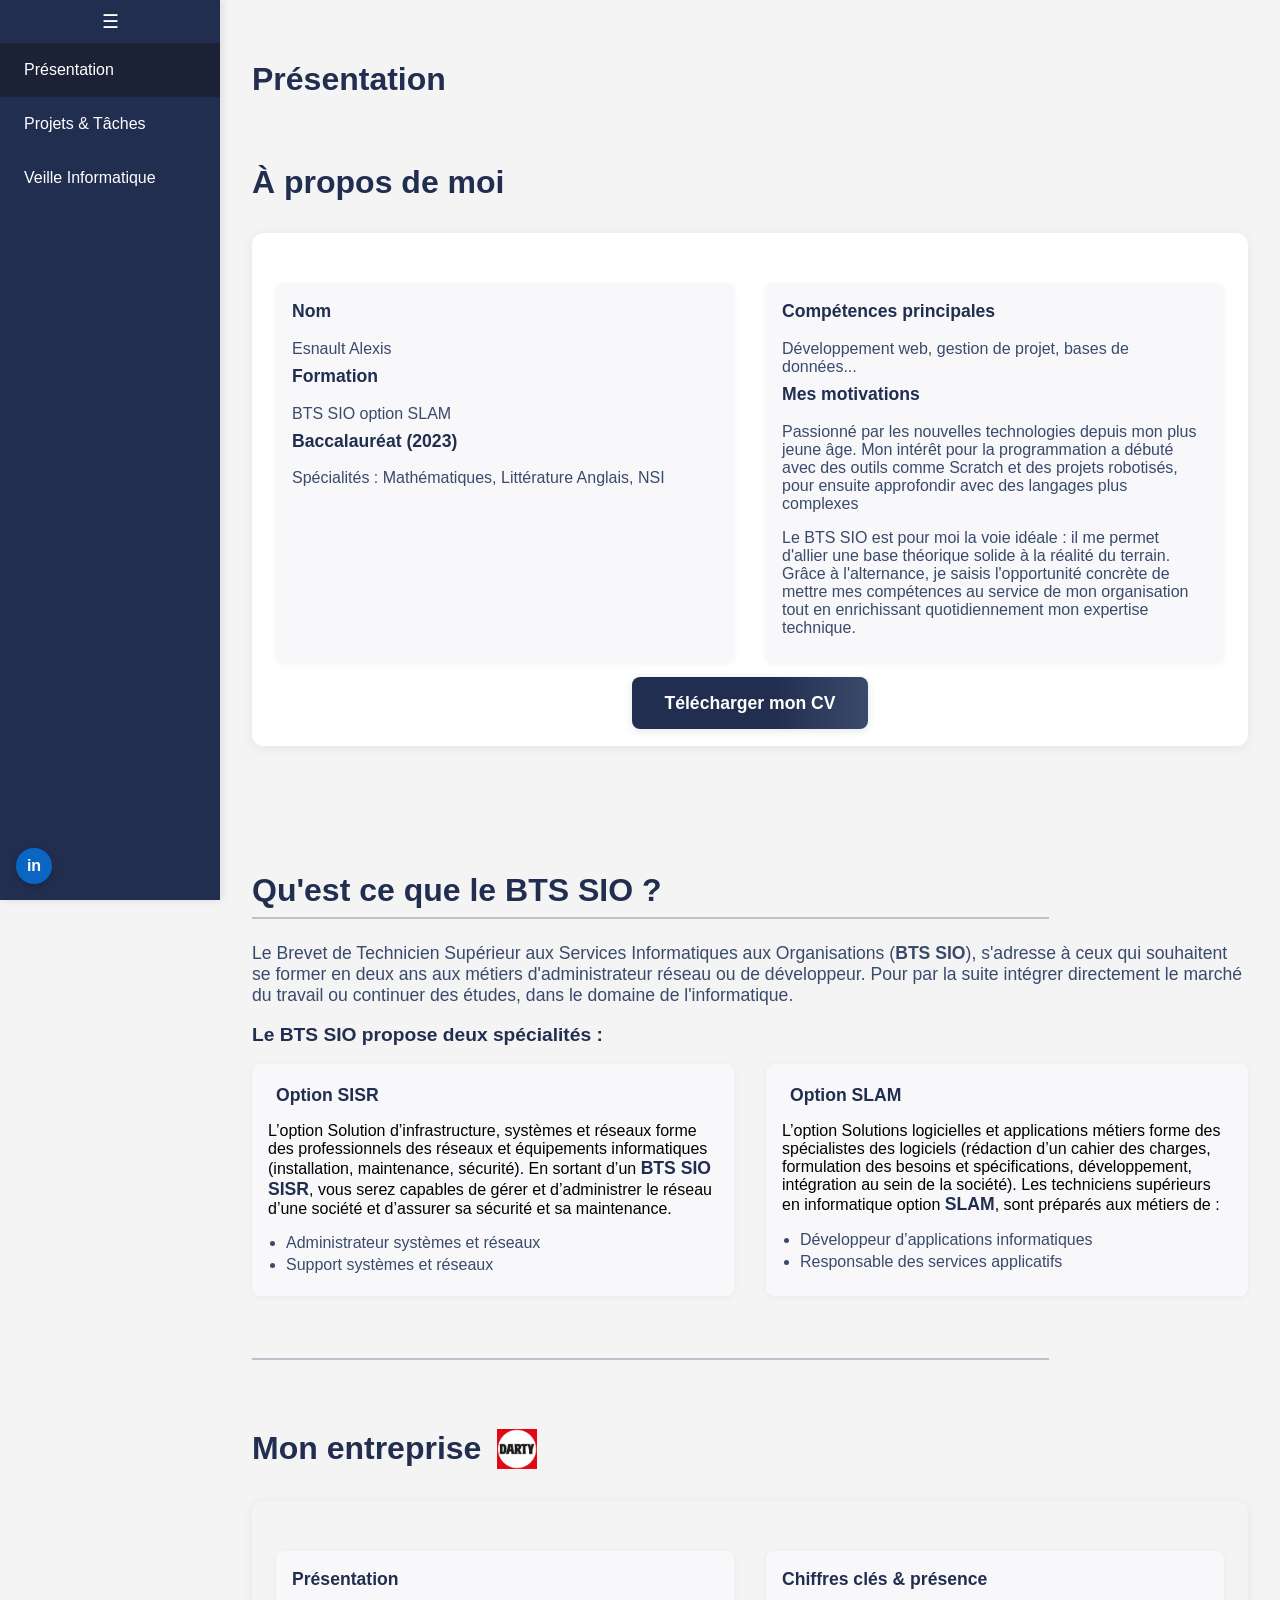
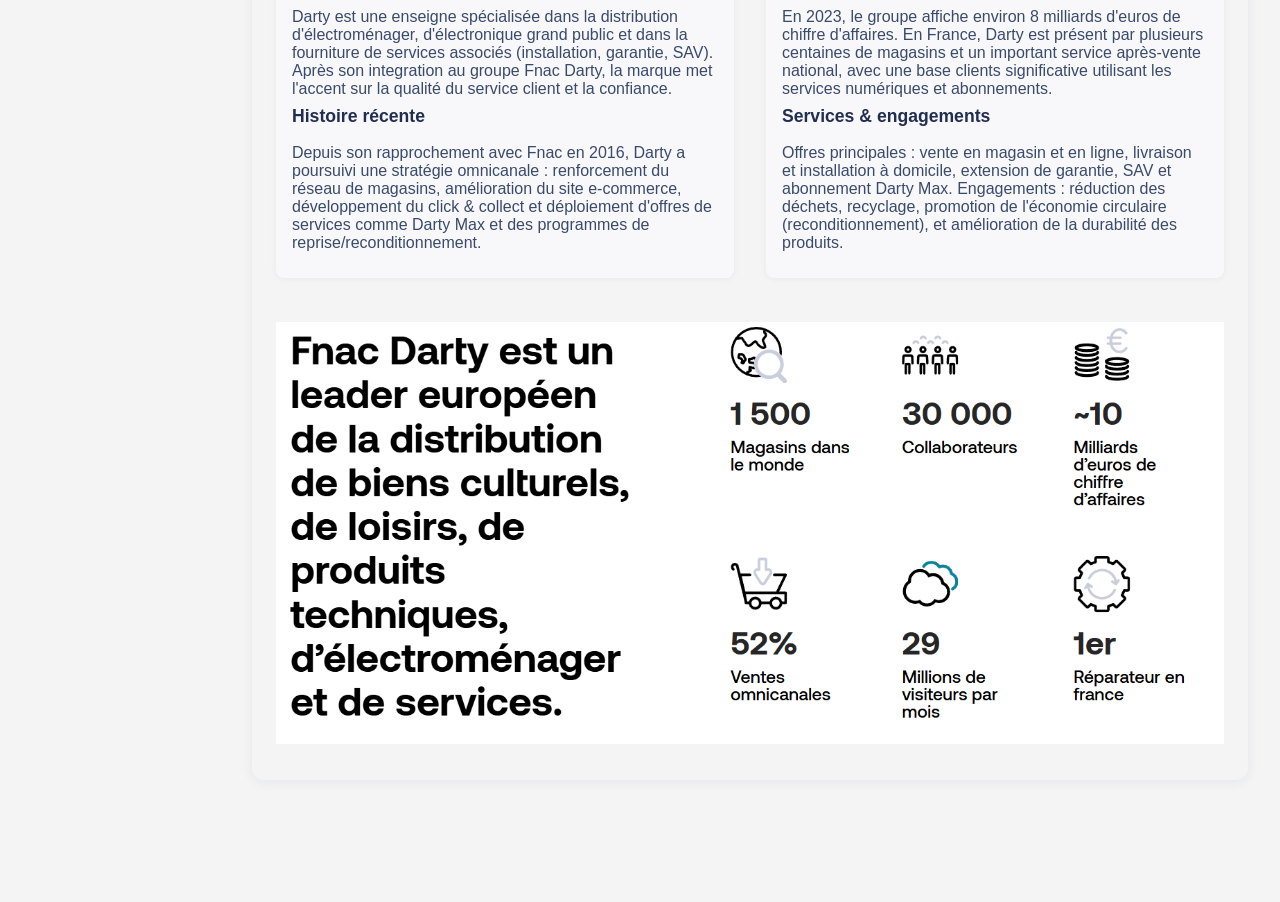
<file: index.html>
<!DOCTYPE html>
<html lang="fr">
<head>
    <meta charset="UTF-8">
    <meta name="viewport" content="width=device-width, initial-scale=1.0">
    <title>Portfolio BTS SIO - Accueil</title>
    <link rel="stylesheet" href="assets/style.css">
    <script src="assets/script.js" defer></script>
</head>
<body>
    <aside class="sidebar" id="sidebar">
        <button id="toggle-sidebar" aria-label="Replier la barre latérale" style="background:#222e50;color:#fff;border:none;padding:10px;width:100%;font-size:1.2em;cursor:pointer;">☰</button>
        <nav>
            <ul>
                <li><a href="index.html">Présentation</a></li>
                <li><a href="projets.html">Projets & Tâches</a></li>
                <li><a href="veille.html">Veille Informatique</a></li>
            </ul>
        </nav>
        <a class="linkedin-link" href="https://www.linkedin.com/in/alexis-esnault-751156297/" target="_blank" rel="noopener noreferrer" aria-label="LinkedIn">
            <span>in</span>
        </a>
    </aside>
    <main class="content">
        <h1>Présentation</h1>
        <section>
            <div class="info-block">
                <h2 class="presentation-title">À propos de moi</h2>
                <div class="presentation-block">
                    <div class="presentation-columns">
                        <div class="presentation-col">
                            <h3>Nom</h3>
                            <p>Esnault Alexis</p>
                            <h3>Formation</h3>
                            <p>BTS SIO option SLAM</p>
                            <h3>Baccalauréat (2023) </h3>
                            <p>Spécialités : Mathématiques, Littérature Anglais, NSI</p>
                        </div>
                        <div class="presentation-col">
                            <h3>Compétences principales</h3>
                            <p>Développement web, gestion de projet, bases de données...</p>
                            <h3>Mes motivations</h3>
                            <p>Passionné par les nouvelles technologies depuis mon plus jeune âge. Mon intérêt pour la programmation a débuté avec des outils comme Scratch et des projets robotisés, pour ensuite approfondir avec des langages plus complexes</p>
                            <p>Le BTS SIO est pour moi la voie idéale : il me permet d'allier une base théorique solide à la réalité du terrain. Grâce à l'alternance, je saisis l'opportunité concrète de mettre mes compétences au service de mon organisation tout en enrichissant quotidiennement mon expertise technique.</p>
                        </div>
                    </div>
                    <div style="text-align:center; margin-top:18px;">
                        <a href="assets/CV_Alexis Esnault_bts.pdf" download class="accueil-btn">Télécharger mon CV</a>
                    </div>
                        </div>
                    </div>
                </div>
            </div>
            <div class="info-block">
                <h2 class="bts-title">Qu'est ce que le BTS SIO ?</h2>
                <hr class="section-separator">
                <p class="bts-desc">Le Brevet de Technicien Supérieur aux Services Informatiques aux Organisations (<strong>BTS SIO</strong>), s'adresse à ceux qui souhaitent se former en deux ans aux métiers d'administrateur réseau ou de développeur. Pour par la suite intégrer directement le marché du travail ou continuer des études, dans le domaine de l'informatique.</p>
                <h3 class="bts-subtitle">Le BTS SIO propose deux spécialités :</h3>
                <div class="bts-options">
                    <div class="bts-option">
                        <span class="bts-icon"></span>
                        <strong>Option SISR</strong>
                        <p>L’option Solution d’infrastructure, systèmes et réseaux forme des professionnels des réseaux et équipements informatiques (installation, maintenance, sécurité). En sortant d’un <strong>BTS SIO SISR</strong>, vous serez capables de gérer et d’administrer le réseau d’une société et d’assurer sa sécurité et sa maintenance.</p>
                        <ul>
                            <li>Administrateur systèmes et réseaux</li>
                            <li>Support systèmes et réseaux</li>
                

                        </ul>
                    </div>
                    <div class="bts-option">
                        <span class="bts-icon"></span>
                        <strong>Option SLAM</strong>
                        <p>L’option Solutions logicielles et applications métiers forme des spécialistes des logiciels (rédaction d’un cahier des charges, formulation des besoins et spécifications, développement, intégration au sein de la société). Les techniciens supérieurs en informatique option <strong>SLAM</strong>, sont préparés aux métiers de :</p>
                        <ul>
                            <li>Développeur d’applications informatiques</li>
                            <li>Responsable des services applicatifs</li>
                        </ul>
                    </div>
                </div>
            </div>
            <hr class="section-separator">
            <div class="info-block">
                <h2 class="entreprise-title" style="display: flex; align-items: center; gap: 16px;">Mon entreprise <span id="darty-logo"><img src="assets/darty-logo.png" alt="Logo Darty" style="height: 40px; vertical-align: middle;"></span></h2>
                <div class="entreprise-block">
                    <div class="entreprise-columns">
                        <div class="entreprise-col">
                            <h3>Présentation</h3>
                            <p>Darty est une enseigne spécialisée dans la distribution d'électroménager, d'électronique grand public et dans la fourniture de services associés (installation, garantie, SAV). Après son integration au groupe Fnac Darty, la marque met l'accent sur la qualité du service client et la confiance.</p>

                            <h3>Histoire récente</h3>
                            <p>Depuis son rapprochement avec Fnac en 2016, Darty a poursuivi une stratégie omnicanale : renforcement du réseau de magasins, amélioration du site e‑commerce, développement du click & collect et déploiement d'offres de services comme Darty Max et des programmes de reprise/reconditionnement.</p>
                        </div>
                        <div class="entreprise-col">
                            <h3>Chiffres clés & présence</h3>
                            <p>En 2023, le groupe affiche environ 8 milliards d'euros de chiffre d'affaires. En France, Darty est présent par plusieurs centaines de magasins et un important service après‑vente national, avec une base clients significative utilisant les services numériques et abonnements.</p>

                            <h3>Services & engagements</h3>
                            <p>Offres principales : vente en magasin et en ligne, livraison et installation à domicile, extension de garantie, SAV et abonnement Darty Max. Engagements : réduction des déchets, recyclage, promotion de l'économie circulaire (reconditionnement), et amélioration de la durabilité des produits.</p>

                            </div>
                    </div>
                    <div style="text-align:center; margin-top:32px;">
                        <img src="assets/dartyinfo.png" alt="Infographie Darty" style="max-width:100%; height:auto;">
                    </div>
                </div>
            </div>
<body
</file>
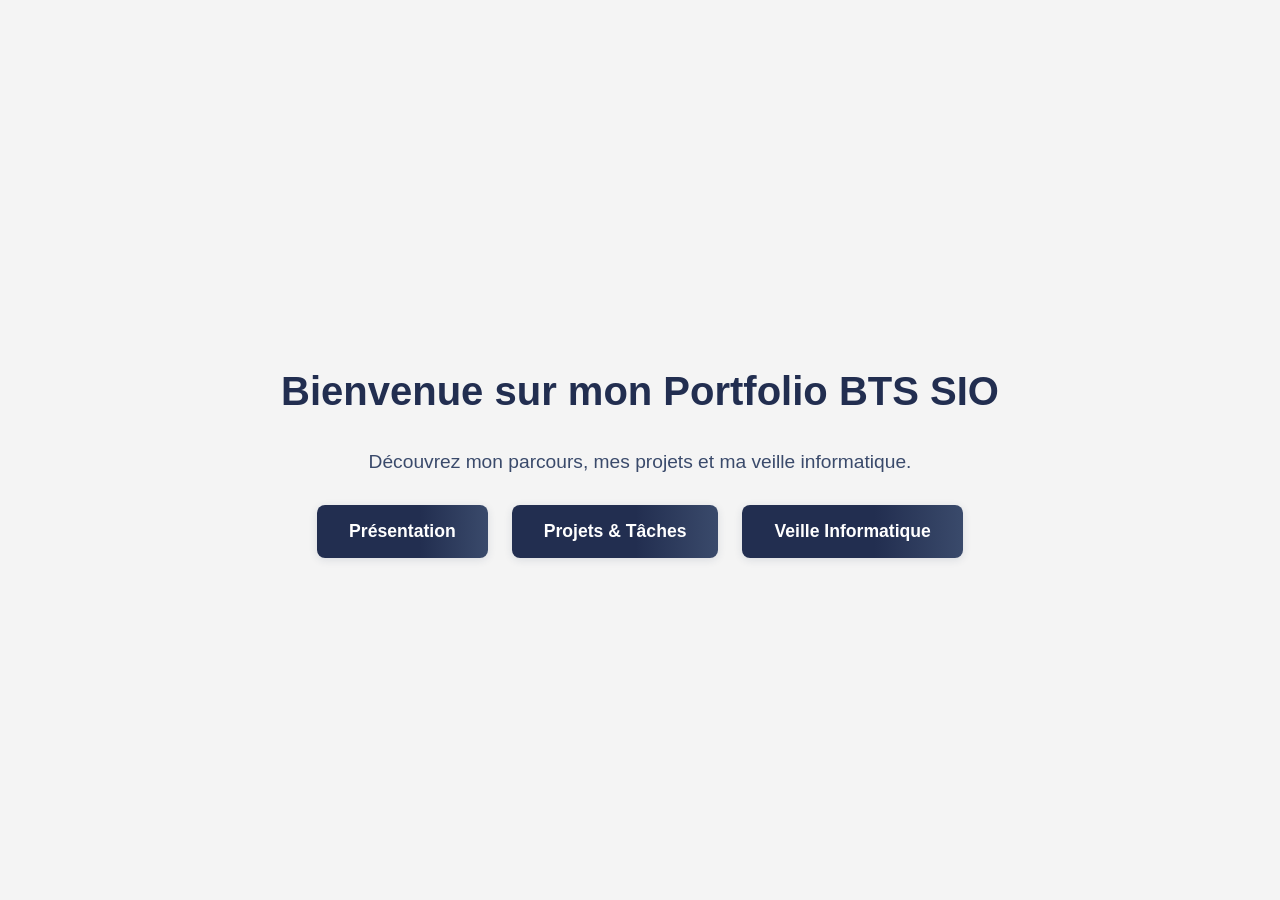
<file: accueil.html>
<!DOCTYPE html>
<html lang="fr">
<head>
    <meta charset="UTF-8">
    <meta name="viewport" content="width=device-width, initial-scale=1.0">
    <title>Portfolio BTS SIO - Accueil</title>
    <link rel="stylesheet" href="assets/style.css">
</head>
<body>
    <main class="accueil-main">
        <h1>Bienvenue sur mon Portfolio BTS SIO</h1>
        <p>Découvrez mon parcours, mes projets et ma veille informatique.</p>
        <div class="accueil-links">
            <a href="index.html" class="accueil-btn">Présentation</a>
            <a href="projets.html" class="accueil-btn">Projets & Tâches</a>
            <a href="veille.html" class="accueil-btn">Veille Informatique</a>
        </div>
    </main>
</body>
</html>
</file>
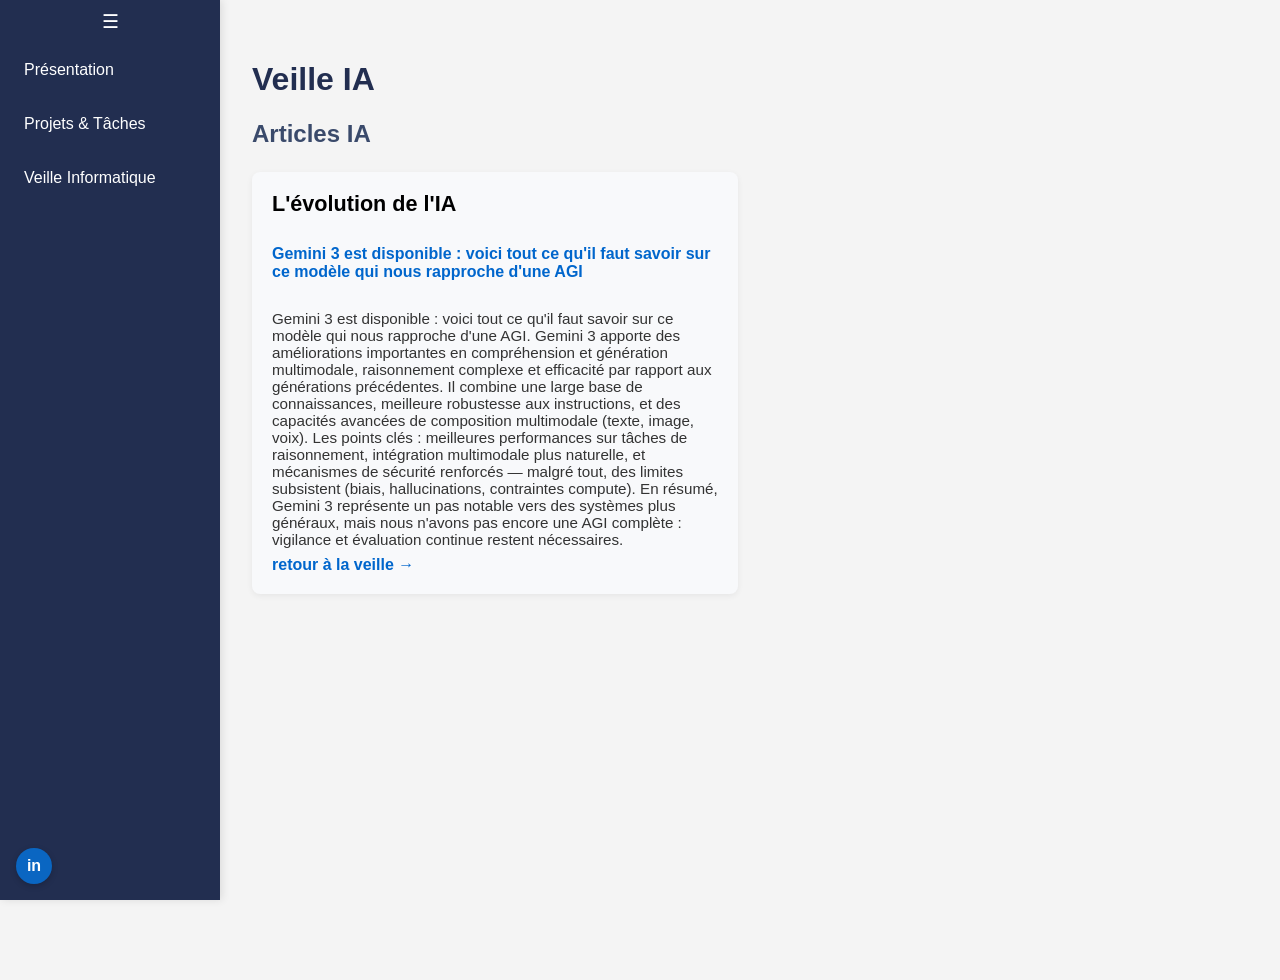
<file: pageIA.html>
<!DOCTYPE html>
<html lang="fr">
<head>
    <meta charset="UTF-8">
    <meta name="viewport" content="width=device-width, initial-scale=1.0">
    <title>Portfolio BTS SIO - Veille IA</title>
    <link rel="stylesheet" href="assets/style.css">
    <script src="assets/script.js" defer></script>
</head>
<body>
    <aside class="sidebar" id="sidebar">
        <button id="toggle-sidebar" aria-label="Replier la barre latérale" style="background:#222e50;color:#fff;border:none;padding:10px;width:100%;font-size:1.2em;cursor:pointer;">☰</button>
        <nav>
            <ul>
                <li><a href="index.html">Présentation</a></li>
                <li><a href="projets.html">Projets & Tâches</a></li>
                <li><a href="veille.html">Veille Informatique</a></li>
            </ul>
        </nav>
        <a class="linkedin-link" href="https://www.linkedin.com/in/alexis-esnault-751156297/" target="_blank" rel="noopener noreferrer" aria-label="LinkedIn">
            <span>in</span>
        </a>
    </aside>

    <main class="content">
        <h1>Veille IA</h1>
        <section aria-labelledby="ia-cards">
            <h2 id="ia-cards">Articles IA</h2>
            <div class="cards">
                <article class="card" role="article" aria-labelledby="ia-title">
                    <h3 id="ia-title">L'évolution de l'IA</h3>
                    <h4 class="card-subtitle">
                        <a href="https://www.lesnumeriques.com/intelligence-artificielle/gemini-3-est-disponible-voici-tout-ce-qu-il-faut-savoir-sur-ce-modele-qui-nous-rapproche-d-une-agi-n245801.html" target="_blank" rel="noopener noreferrer">
                            Gemini 3 est disponible : voici tout ce qu'il faut savoir sur ce modèle qui nous rapproche d'une AGI
                        </a>
                    </h4>
                    <p>
                        Gemini 3 est disponible : voici tout ce qu'il faut savoir sur ce modèle qui nous rapproche d'une AGI.
                        Gemini 3 apporte des améliorations importantes en compréhension et génération multimodale, raisonnement
                        complexe et efficacité par rapport aux générations précédentes. Il combine une large base de connaissances,
                        meilleure robustesse aux instructions, et des capacités avancées de composition multimodale (texte, image,
                        voix). Les points clés : meilleures performances sur tâches de raisonnement, intégration multimodale plus
                        naturelle, et mécanismes de sécurité renforcés — malgré tout, des limites subsistent (biais, hallucinations,
                        contraintes compute). En résumé, Gemini 3 représente un pas notable vers des systèmes plus généraux, mais
                        nous n'avons pas encore une AGI complète : vigilance et évaluation continue restent nécessaires.
                    </p>
                    <a href="veille.html" title="Retour à la veille">retour à la veille →</a>
                </article>
            </div>
        </section>
    </main>
</body>
</html>
</file>
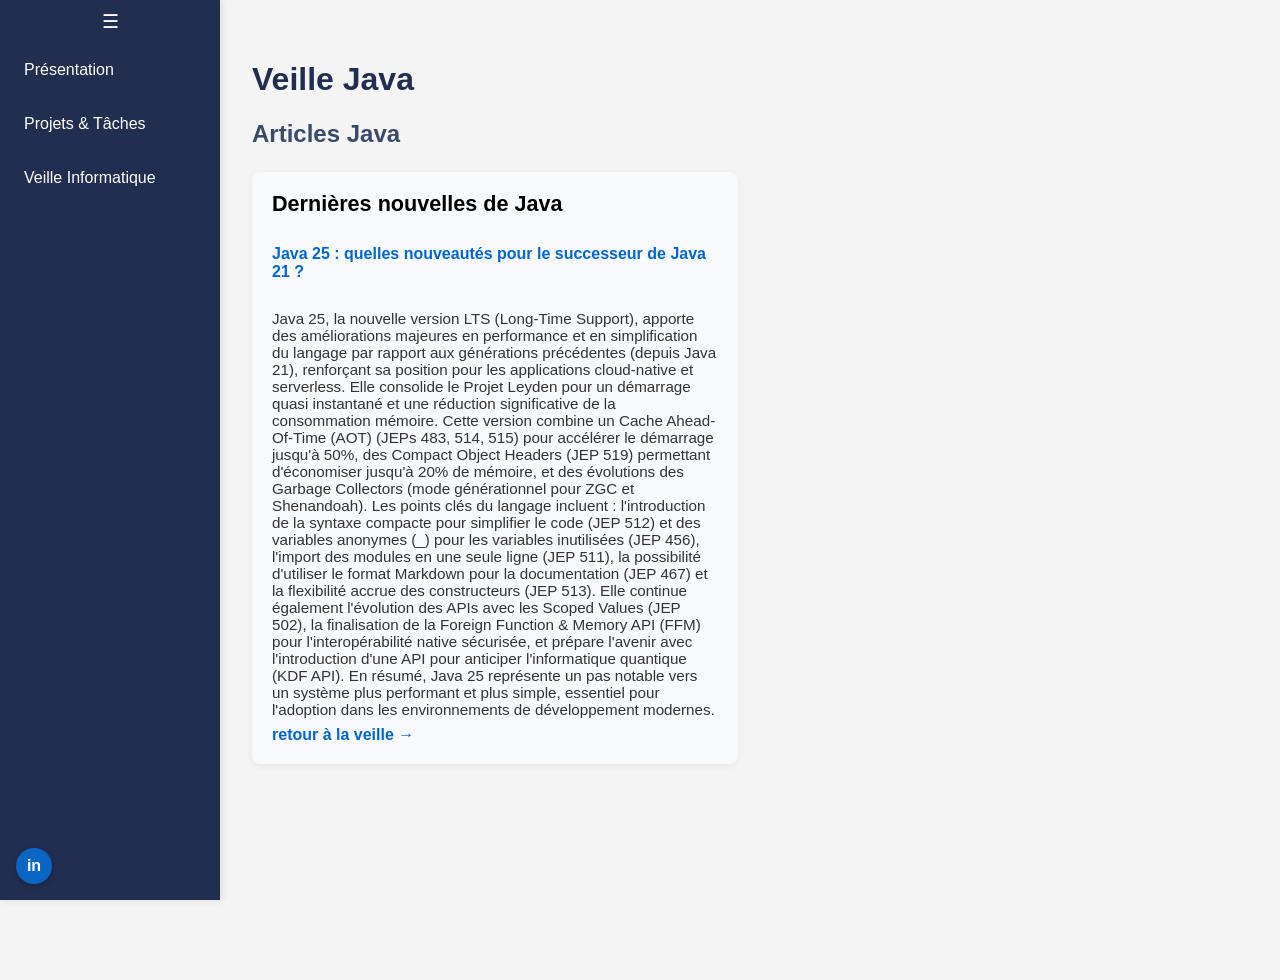
<file: pageJava.html>
<!DOCTYPE html>
<html lang="fr">
<head>
	<meta charset="UTF-8">
	<meta name="viewport" content="width=device-width, initial-scale=1.0">
	<title>Portfolio BTS SIO - Veille Java</title>
	<link rel="stylesheet" href="assets/style.css">
	<script src="assets/script.js" defer></script>
</head>
<body>
	<aside class="sidebar" id="sidebar">
		<button id="toggle-sidebar" aria-label="Replier la barre latérale" style="background:#222e50;color:#fff;border:none;padding:10px;width:100%;font-size:1.2em;cursor:pointer;">☰</button>
		<nav>
			<ul>
				<li><a href="index.html">Présentation</a></li>
				<li><a href="projets.html">Projets & Tâches</a></li>
				<li><a href="veille.html">Veille Informatique</a></li>
			</ul>
		</nav>
		<a class="linkedin-link" href="https://www.linkedin.com/in/alexis-esnault-751156297/" target="_blank" rel="noopener noreferrer" aria-label="LinkedIn">
			<span>in</span>
		</a>
	</aside>

	<main class="content">
		<h1>Veille Java</h1>
		<section aria-labelledby="java-cards">
			<h2 id="java-cards">Articles Java</h2>
			<div class="cards">
				<article class="card" role="article" aria-labelledby="java-title">
					<h3 id="java-title">Dernières nouvelles de Java</h3>
					<h4 class="card-subtitle">
						<a href="https://www.sqli.com/fr-fr/insights-news/blog/java-25" target="_blank" rel="noopener noreferrer">
							Java 25 : quelles nouveautés pour le successeur de Java 21 ?
						</a>
					</h4>
					<p>
						Java 25, la nouvelle version LTS (Long-Time Support), apporte des améliorations majeures en performance et en simplification du langage par rapport aux générations précédentes (depuis Java 21), renforçant sa position pour les applications cloud-native et serverless. Elle consolide le Projet Leyden pour un démarrage quasi instantané et une réduction significative de la consommation mémoire. Cette version combine un Cache Ahead-Of-Time (AOT) (JEPs 483, 514, 515) pour accélérer le démarrage jusqu'à 50%, des Compact Object Headers (JEP 519) permettant d'économiser jusqu'à 20% de mémoire, et des évolutions des Garbage Collectors (mode générationnel pour ZGC et Shenandoah). Les points clés du langage incluent : l'introduction de la syntaxe compacte pour simplifier le code (JEP 512) et des variables anonymes (_) pour les variables inutilisées (JEP 456), l'import des modules en une seule ligne (JEP 511), la possibilité d'utiliser le format Markdown pour la documentation (JEP 467) et la flexibilité accrue des constructeurs (JEP 513). Elle continue également l'évolution des APIs avec les Scoped Values (JEP 502), la finalisation de la Foreign Function & Memory API (FFM) pour l'interopérabilité native sécurisée, et prépare l'avenir avec l'introduction d'une API pour anticiper l'informatique quantique (KDF API). En résumé, Java 25 représente un pas notable vers un système plus performant et plus simple, essentiel pour l'adoption dans les environnements de développement modernes.
					</p>
					<a href="veille.html" title="Retour à la veille">retour à la veille →</a>
				</article>
			</div>
		</section>
	</main>
</body>
</html>
</file>
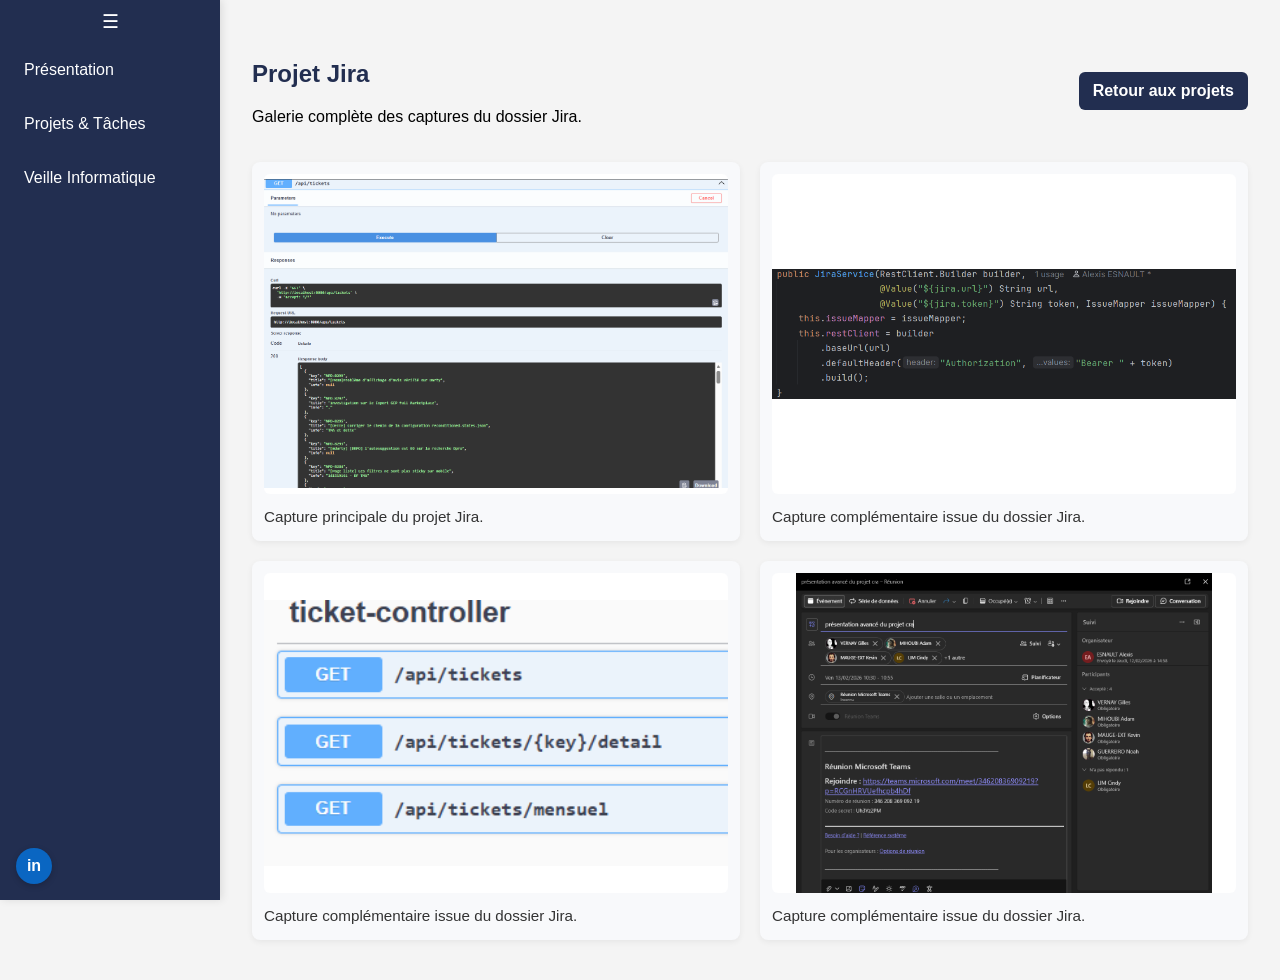
<file: projet-jira.html>
<!DOCTYPE html>
<html lang="fr">

<head>
    <meta charset="UTF-8">
    <meta name="viewport" content="width=device-width, initial-scale=1.0">
    <title>Portfolio BTS SIO - Projet Jira</title>
    <link rel="stylesheet" href="assets/style.css">
    <script src="assets/script.js" defer></script>
</head>

<body>
    <aside class="sidebar" id="sidebar">
        <button id="toggle-sidebar" aria-label="Replier la barre latérale"
            style="background:#222e50;color:#fff;border:none;padding:10px;width:100%;font-size:1.2em;cursor:pointer;">☰</button>
        <nav>
            <ul>
                <li><a href="index.html">Présentation</a></li>
                <li><a href="projets.html">Projets & Tâches</a></li>
                <li><a href="veille.html">Veille Informatique</a></li>
            </ul>
        </nav>
        <a class="linkedin-link" href="https://www.linkedin.com/in/alexis-esnault-751156297/" target="_blank" rel="noopener noreferrer" aria-label="LinkedIn">
            <span>in</span>
        </a>
    </aside>

    <main class="content">
        <section class="project-gallery-header">
            <div>
                <h1>Projet Jira</h1>
                <p>Galerie complète des captures du dossier Jira.</p>
            </div>
            <a class="back-link" href="projets.html">Retour aux projets</a>
        </section>

        <section class="gallery-grid" aria-label="Galerie Jira">
            <article class="gallery-item">
                <img src="assets/jira/jira1.png" alt="Capture Jira 1">
                <p>Capture principale du projet Jira.</p>
            </article>
            <article class="gallery-item">
                <img src="assets/jira/image.png" alt="Capture Jira image.png">
                <p>Capture complémentaire issue du dossier Jira.</p>
            </article>
            <article class="gallery-item">
                <img src="assets/jira/image (1).png" alt="Capture Jira image (1).png">
                <p>Capture complémentaire issue du dossier Jira.</p>
            </article>
             <article class="gallery-item">
                <img src="assets/jira/mode projet.png" alt="Capture Jira réunion sur l'avancée du projet">
                <p>Capture complémentaire issue du dossier Jira.</p>
            </article>
        </section>
    </main>
</body>

</html>
</file>
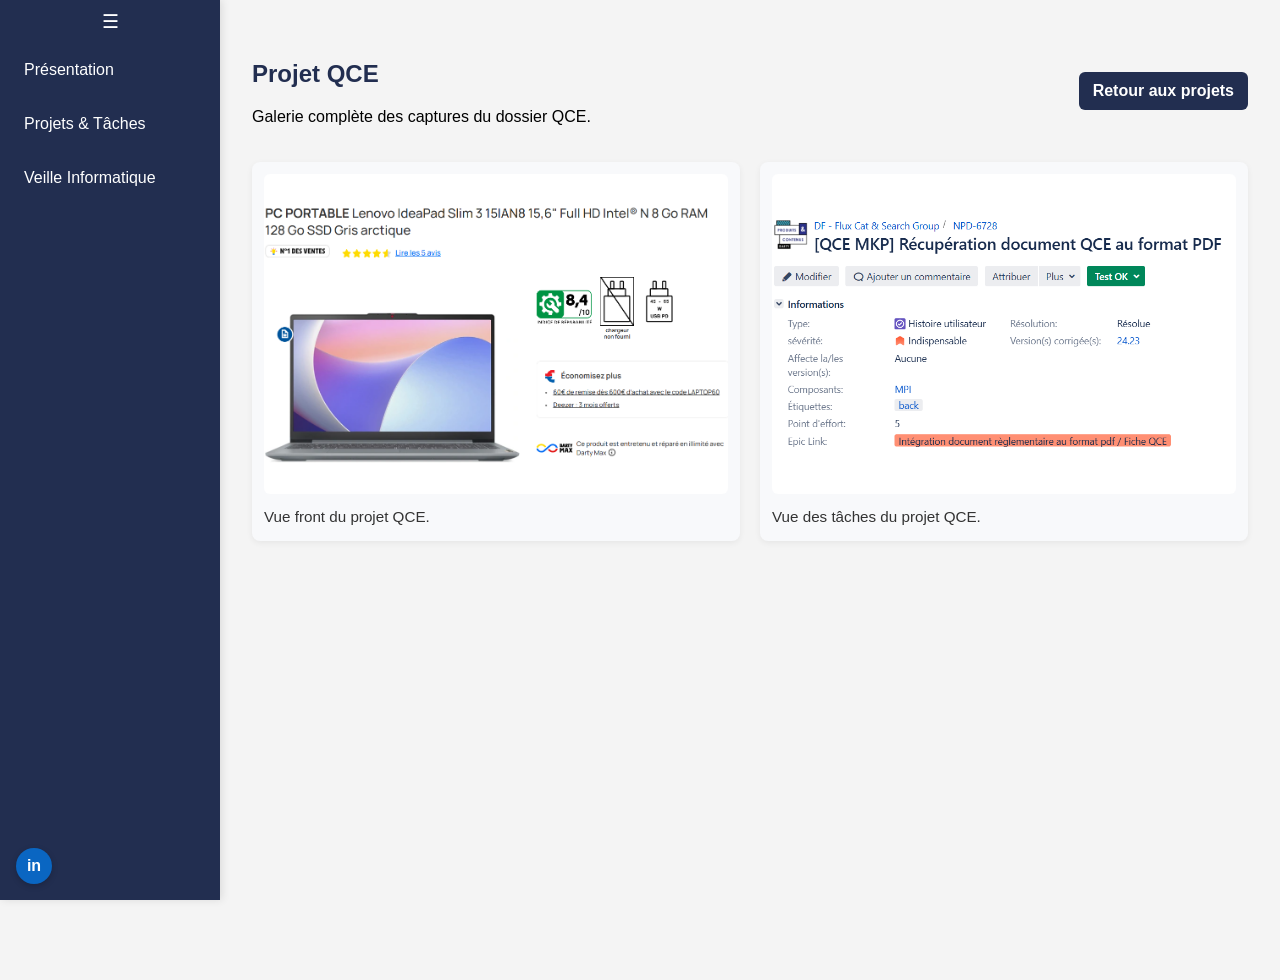
<file: projet-qce.html>
<!DOCTYPE html>
<html lang="fr">

<head>
    <meta charset="UTF-8">
    <meta name="viewport" content="width=device-width, initial-scale=1.0">
    <title>Portfolio BTS SIO - Projet QCE</title>
    <link rel="stylesheet" href="assets/style.css">
    <script src="assets/script.js" defer></script>
</head>

<body>
    <aside class="sidebar" id="sidebar">
        <button id="toggle-sidebar" aria-label="Replier la barre latérale"
            style="background:#222e50;color:#fff;border:none;padding:10px;width:100%;font-size:1.2em;cursor:pointer;">☰</button>
        <nav>
            <ul>
                <li><a href="index.html">Présentation</a></li>
                <li><a href="projets.html">Projets & Tâches</a></li>
                <li><a href="veille.html">Veille Informatique</a></li>
            </ul>
        </nav>
        <a class="linkedin-link" href="https://www.linkedin.com/in/alexis-esnault-751156297/" target="_blank" rel="noopener noreferrer" aria-label="LinkedIn">
            <span>in</span>
        </a>
    </aside>

    <main class="content">
        <section class="project-gallery-header">
            <div>
                <h1>Projet QCE</h1>
                <p>Galerie complète des captures du dossier QCE.</p>
            </div>
            <a class="back-link" href="projets.html">Retour aux projets</a>
        </section>

        <section class="gallery-grid" aria-label="Galerie QCE">
            <article class="gallery-item">
                <img src="assets/qce/qce_front.png" alt="Capture QCE front">
                <p>Vue front du projet QCE.</p>
            </article>
            <article class="gallery-item">
                <img src="assets/qce/qce_task.png" alt="Capture QCE task">
                <p>Vue des tâches du projet QCE.</p>
            </article>
        </section>
    </main>
</body>

</html>
</file>
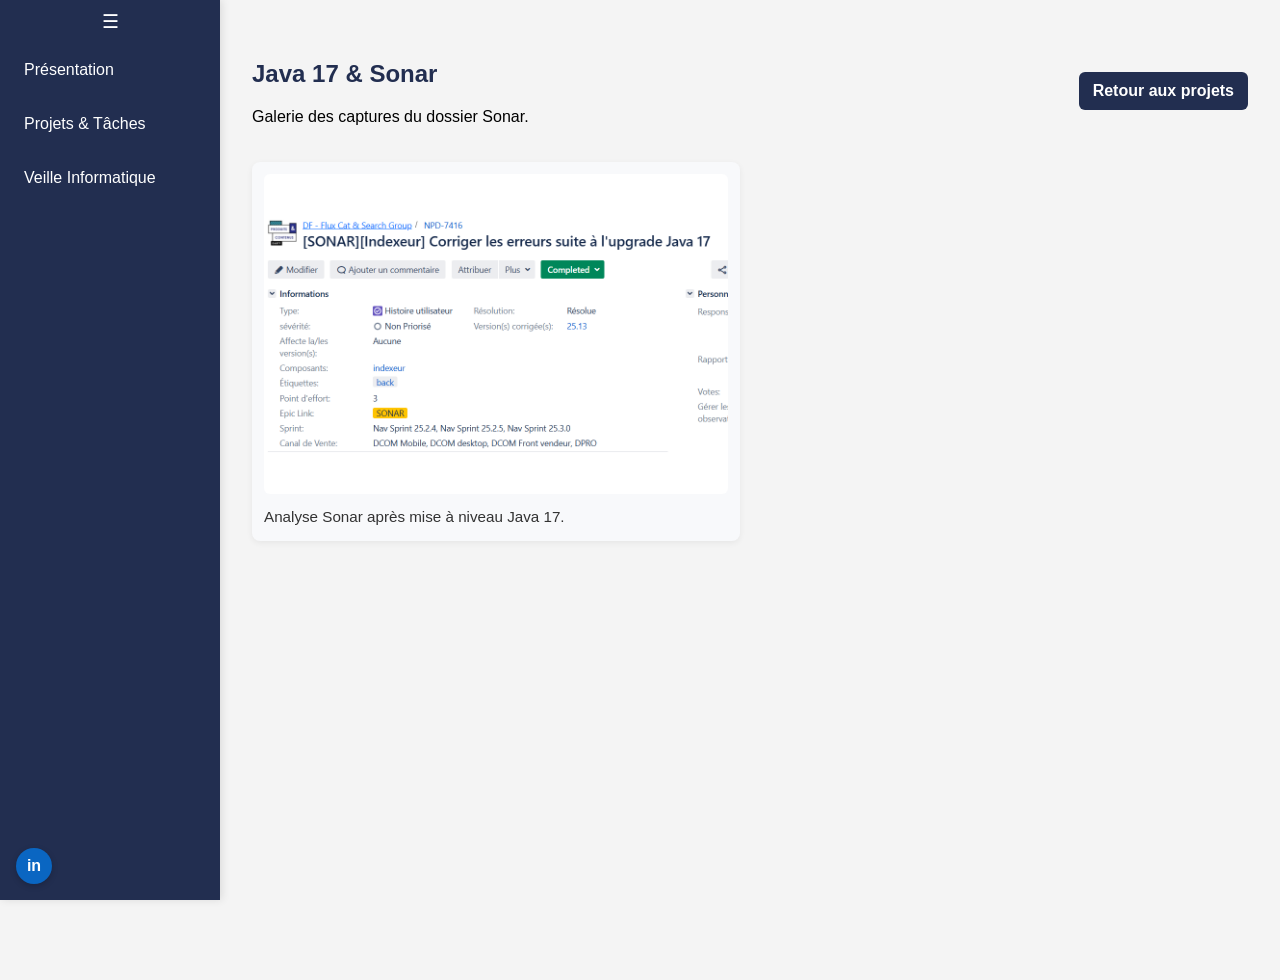
<file: projet-sonar.html>
<!DOCTYPE html>
<html lang="fr">

<head>
    <meta charset="UTF-8">
    <meta name="viewport" content="width=device-width, initial-scale=1.0">
    <title>Portfolio BTS SIO - Java 17 & Sonar</title>
    <link rel="stylesheet" href="assets/style.css">
    <script src="assets/script.js" defer></script>
</head>

<body>
    <aside class="sidebar" id="sidebar">
        <button id="toggle-sidebar" aria-label="Replier la barre latérale"
            style="background:#222e50;color:#fff;border:none;padding:10px;width:100%;font-size:1.2em;cursor:pointer;">☰</button>
        <nav>
            <ul>
                <li><a href="index.html">Présentation</a></li>
                <li><a href="projets.html">Projets & Tâches</a></li>
                <li><a href="veille.html">Veille Informatique</a></li>
            </ul>
        </nav>
        <a class="linkedin-link" href="https://www.linkedin.com/in/alexis-esnault-751156297/" target="_blank" rel="noopener noreferrer" aria-label="LinkedIn">
            <span>in</span>
        </a>
    </aside>

    <main class="content">
        <section class="project-gallery-header">
            <div>
                <h1>Java 17 & Sonar</h1>
                <p>Galerie des captures du dossier Sonar.</p>
            </div>
            <a class="back-link" href="projets.html">Retour aux projets</a>
        </section>

        <section class="gallery-grid" aria-label="Galerie Sonar">
            <article class="gallery-item">
                <img src="assets/sonar/sonar.png" alt="Capture Sonar">
                <p>Analyse Sonar après mise à niveau Java 17.</p>
            </article>
        </section>
    </main>
</body>

</html>
</file>
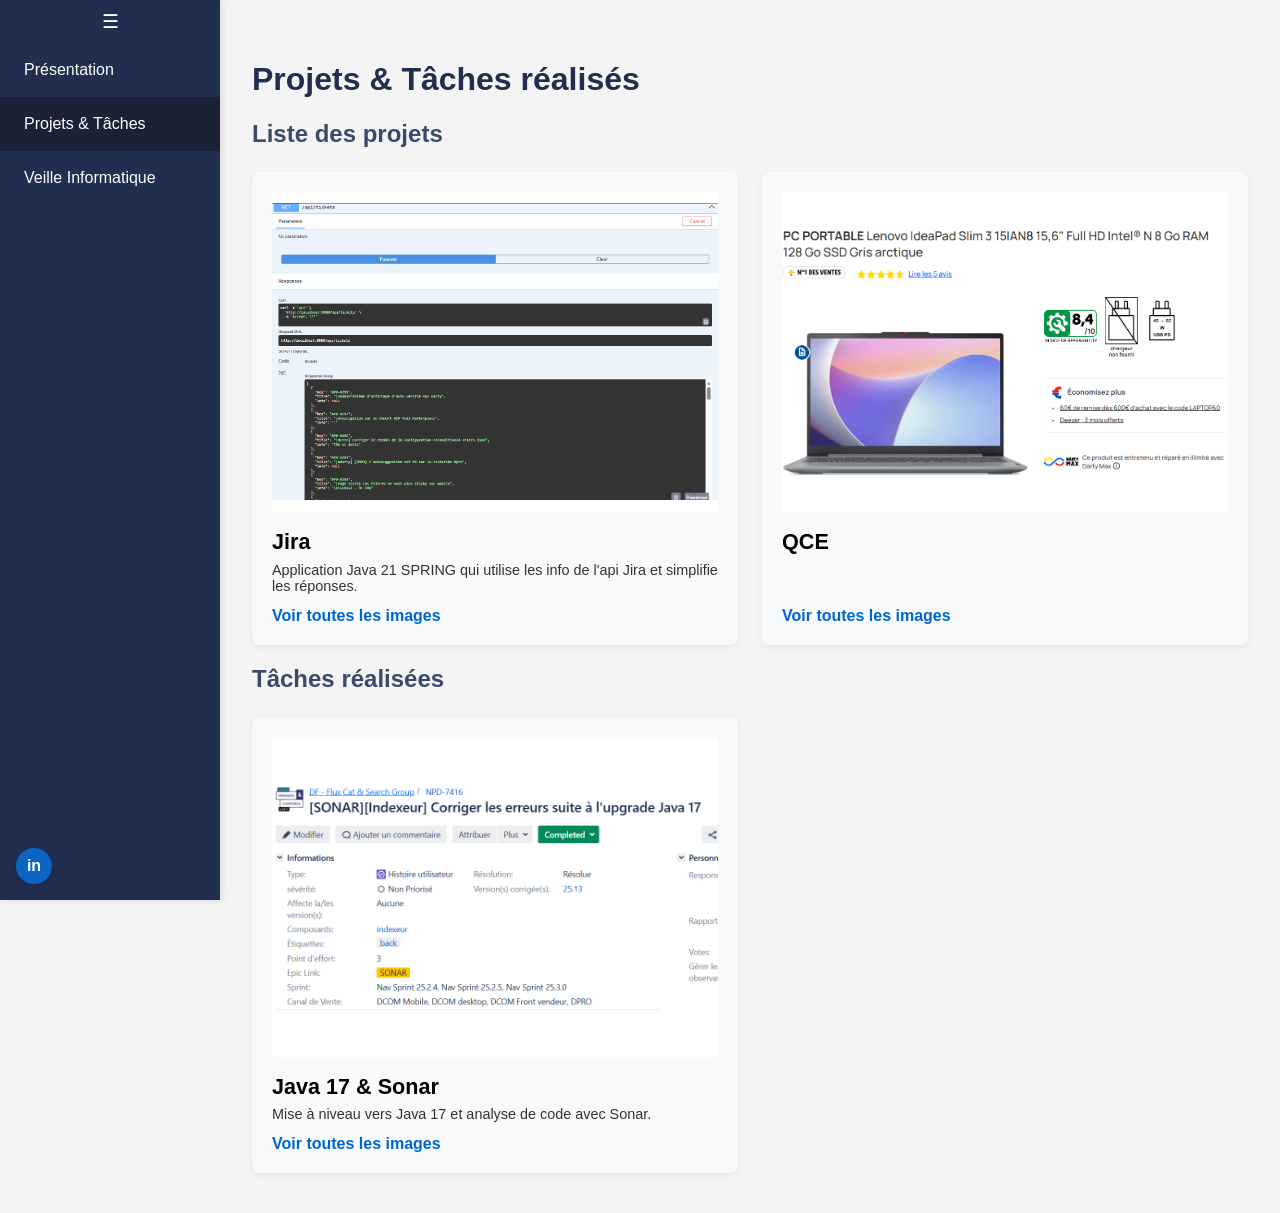
<file: projets.html>
<!DOCTYPE html>
<html lang="fr">

<head>
    <meta charset="UTF-8">
    <meta name="viewport" content="width=device-width, initial-scale=1.0">
    <title>Portfolio BTS SIO - Projets & Tâches</title>
    <link rel="stylesheet" href="assets/style.css">
    <script src="assets/script.js" defer></script>
</head>

<body>
    <aside class="sidebar" id="sidebar">
        <button id="toggle-sidebar" aria-label="Replier la barre latérale"
            style="background:#222e50;color:#fff;border:none;padding:10px;width:100%;font-size:1.2em;cursor:pointer;">☰</button>
        <nav>
            <ul>
                <li><a href="index.html">Présentation</a></li>
                <li><a href="projets.html">Projets & Tâches</a></li>
                <li><a href="veille.html">Veille Informatique</a></li>
            </ul>
        </nav>
        <a class="linkedin-link" href="https://www.linkedin.com/in/alexis-esnault-751156297/" target="_blank" rel="noopener noreferrer" aria-label="LinkedIn">
            <span>in</span>
        </a>
    </aside>
    <main class="content">
        <h1>Projets & Tâches réalisés</h1>
        <section>
            <h2>Liste des projets</h2>
            <div class="cards">
                <div class="card">
                    <img src="assets/jira/jira1.png" alt="Projet Jira API"
                        style="width:100%; height:320px; object-fit:contain; border-radius:4px; margin-bottom:10px; background:#fff;">
                    <h3>Jira</h3>
                    <p style="font-size: 0.9em; margin-bottom: 5px;">Application Java 21 SPRING qui utilise les info de
                        l'api Jira et simplifie les réponses.</p>
                    <a href="projet-jira.html">Voir toutes les images</a>
                </div>
                <div class="card">
                    <img src="assets/qce/qce_front.png" alt="Projet QCE"
                        style="width:100%; height:320px; object-fit:contain; border-radius:4px; margin-bottom:10px; background:#fff;">
                    <h3>QCE</h3>
                    <a href="projet-qce.html">Voir toutes les images</a>
                </div>
            </div>
            <h2>Tâches réalisées</h2>
            <div class="cards">
                <div class="card">
                    <img src="assets/sonar/sonar.png" alt="Sonar"
                        style="width:100%; height:320px; object-fit:contain; border-radius:4px; margin-bottom:10px; background:#fff;">
                    <h3>Java 17 & Sonar</h3>
                    <p style="font-size: 0.9em; margin-bottom: 5px;">Mise à niveau vers Java 17 et analyse de code avec
                        Sonar.</p>
                    <a href="projet-sonar.html">Voir toutes les images</a>
                </div>
            </div>
        </section>
    </main>
</body>

</html>
</file>
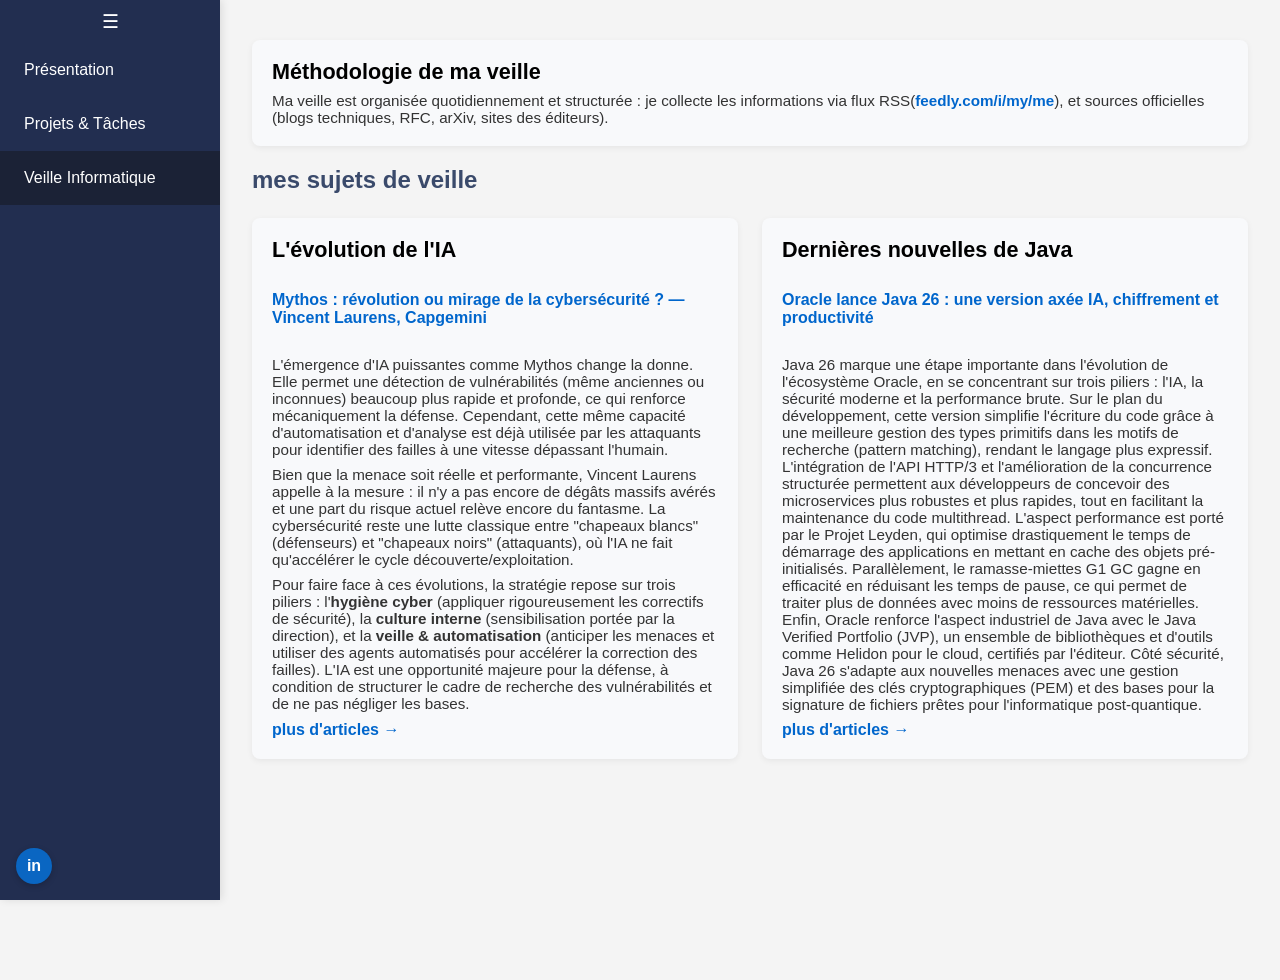
<file: veille.html>
<!DOCTYPE html>
<html lang="fr">
<head>
    <meta charset="UTF-8">
    <meta name="viewport" content="width=device-width, initial-scale=1.0">
    <title>Portfolio BTS SIO - Veille Informatique</title>
    <link rel="stylesheet" href="assets/style.css">
    <script src="assets/script.js" defer></script>
</head>
<body>
    <aside class="sidebar" id="sidebar">
        <button id="toggle-sidebar" aria-label="Replier la barre latérale" style="background:#222e50;color:#fff;border:none;padding:10px;width:100%;font-size:1.2em;cursor:pointer;">☰</button>
        <nav>
            <ul>
                <li><a href="index.html">Présentation</a></li>
                <li><a href="projets.html">Projets & Tâches</a></li>
                <li><a href="veille.html">Veille Informatique</a></li>
            </ul>
        </nav>
        <a class="linkedin-link" href="https://www.linkedin.com/in/alexis-esnault-751156297/" target="_blank" rel="noopener noreferrer" aria-label="LinkedIn">
            <span>in</span>
        </a>
    </aside>
    <main class="content">
        <section aria-labelledby="veille-methodo">
            <article class="card methodology" role="article" aria-labelledby="veille-title">
                <h3 id="veille-title">Méthodologie de ma veille</h3>
                <p>
                    Ma veille est organisée quotidiennement et structurée : je collecte les informations via flux RSS(<a href="https://feedly.com/i/my/me" target="_blank" rel="noopener noreferrer">feedly.com/i/my/me</a>),
                    et sources officielles (blogs techniques, RFC, arXiv, sites
                    des éditeurs).
                    
                </p>
            </article>
        </section>

        <section aria-labelledby="veille-cards">
            <h2 id="veille-cards">mes sujets de veille</h2>
            <div class="cards">
                <article class="card" role="article" aria-labelledby="ia-mythos-title">
                    <h3 id="ia-mythos-title">L'évolution de l'IA</h3>
                    <h4 class="card-subtitle">
                        <a href="https://mondenumerique.info/podcast/monde-numerique/episode/mythos-revolution-ou-mirage-de-la-cybersecurite-vincent-laurens-capgemini" target="_blank" rel="noopener noreferrer">
                            Mythos : révolution ou mirage de la cybersécurité ? — Vincent Laurens, Capgemini
                        </a>
                    </h4>
                    <p>
                        L'émergence d'IA puissantes comme Mythos change la donne. Elle permet une détection de vulnérabilités
                        (même anciennes ou inconnues) beaucoup plus rapide et profonde, ce qui renforce mécaniquement la défense.
                        Cependant, cette même capacité d'automatisation et d'analyse est déjà utilisée par les attaquants pour
                        identifier des failles à une vitesse dépassant l'humain.
                    </p>
                    <p>
                        Bien que la menace soit réelle et performante, Vincent Laurens appelle à la mesure : il n'y a pas encore
                        de dégâts massifs avérés et une part du risque actuel relève encore du fantasme. La cybersécurité reste
                        une lutte classique entre "chapeaux blancs" (défenseurs) et "chapeaux noirs" (attaquants), où l'IA ne fait
                        qu'accélérer le cycle découverte/exploitation.
                    </p>
                    <p>
                        Pour faire face à ces évolutions, la stratégie repose sur trois piliers : l'<strong>hygiène cyber</strong>
                        (appliquer rigoureusement les correctifs de sécurité), la <strong>culture interne</strong> (sensibilisation
                        portée par la direction), et la <strong>veille & automatisation</strong> (anticiper les menaces et utiliser
                        des agents automatisés pour accélérer la correction des failles). L'IA est une opportunité majeure pour la
                        défense, à condition de structurer le cadre de recherche des vulnérabilités et de ne pas négliger les bases.
                    </p>
                    <a href="pageIA.html" title="Dernières nouvelles de l'IA">plus d'articles →</a>
                </article>

                <article class="card" role="article" aria-labelledby="java-title">
                    <h3 id="java-title">Dernières nouvelles de Java</h3>
                    <h4 class="card-subtitle">
                        <a href="https://java.developpez.com/actu/381243/Oracle-lance-Java-26-la-derniere-version-du-langage-de-programmation-et-de-la-plateforme-de-developpement-avec-des-ameliorations-axees-sur-l-integration-de-l-IA-le-chiffrement-et-la-productivite/" target="_blank" rel="noopener noreferrer">
                            Oracle lance Java 26 : une version axée IA, chiffrement et productivité
                        </a>
                    </h4>
                    <p>
                        Java 26 marque une étape importante dans l'évolution de l'écosystème Oracle, en se concentrant sur trois piliers : l'IA, la sécurité moderne et la performance brute. Sur le plan du développement, cette version simplifie l'écriture du code grâce à une meilleure gestion des types primitifs dans les motifs de recherche (pattern matching), rendant le langage plus expressif. L'intégration de l'API HTTP/3 et l'amélioration de la concurrence structurée permettent aux développeurs de concevoir des microservices plus robustes et plus rapides, tout en facilitant la maintenance du code multithread. L'aspect performance est porté par le Projet Leyden, qui optimise drastiquement le temps de démarrage des applications en mettant en cache des objets pré-initialisés. Parallèlement, le ramasse-miettes G1 GC gagne en efficacité en réduisant les temps de pause, ce qui permet de traiter plus de données avec moins de ressources matérielles. Enfin, Oracle renforce l'aspect industriel de Java avec le Java Verified Portfolio (JVP), un ensemble de bibliothèques et d'outils comme Helidon pour le cloud, certifiés par l'éditeur. Côté sécurité, Java 26 s'adapte aux nouvelles menaces avec une gestion simplifiée des clés cryptographiques (PEM) et des bases pour la signature de fichiers prêtes pour l'informatique post-quantique.
                    </p>
                    <a href="pageJava.html" title="Dernières nouvelles de Java">plus d'articles →</a>
                </article>
            </div>
        </section>
    </main>
</body>
</html>
</file>
<file: assets/style.css>
.sidebar.collapsed {
    width: 60px;
    min-width: 60px;
    transition: width 0.3s;
}
.sidebar.collapsed nav ul li a {
    font-size: 0;
    padding: 0;
}
.sidebar.collapsed nav ul li a::before {
    content: '';
}
.sidebar.collapsed #toggle-sidebar {
    font-size: 1.5em;
}
.content {
    transition: margin-left 0.3s;
}
.sidebar.collapsed ~ .content {
    margin-left: 60px;
}
/* Présentation block styles (harmonisé) */
.presentation-block {
    background: #fff;
    border-radius: 12px;
    box-shadow: 0 2px 12px rgba(34,46,80,0.07);
    margin: 32px 0;
    padding: 32px 24px;
}
.presentation-title {
    color: #222e50;
    font-size: 2em;
    font-weight: bold;
    margin-bottom: 8px;
    display: flex;
    align-items: center;
    gap: 8px;
}
.presentation-columns {
    display: flex;
    gap: 32px;
    flex-wrap: wrap;
    margin-top: 18px;
}
.presentation-col {
    flex: 1 1 320px;
    background: #f8f8fa;
    border-radius: 8px;
    padding: 18px 16px;
    box-shadow: 0 1px 6px rgba(34,46,80,0.05);
    margin-bottom: 12px;
}
.presentation-col h3 {
    color: #222e50;
    font-size: 1.1em;
    margin-top: 0;
}
.presentation-col p {
    color: #3a4a6b;
    font-size: 1em;
    margin-bottom: 8px;
}
@media (max-width: 900px) {
    .presentation-columns {
        flex-direction: column;
        gap: 18px;
    }
}
/* Entreprise block styles (similaire BTS SIO) */
.entreprise-block {
    border-radius: 12px;
    box-shadow: 0 2px 12px rgba(34,46,80,0.07);
    margin: 32px 0;
    padding: 32px 24px;
}
.entreprise-title {
    color: #222e50;
    font-size: 2em;
    font-weight: bold;
    margin-bottom: 8px;
    display: flex;
    align-items: center;
    gap: 8px;
}
.entreprise-columns {
    display: flex;
    gap: 32px;
    flex-wrap: wrap;
    margin-top: 18px;
}
.entreprise-col {
    flex: 1 1 320px;
    background: #f8f8fa;
    border-radius: 8px;
    padding: 18px 16px;
    box-shadow: 0 1px 6px rgba(34,46,80,0.05);
    margin-bottom: 12px;
}
.entreprise-col h3 {
    color: #222e50;
    font-size: 1.1em;
    margin-top: 0;
}
.entreprise-col p {
    color: #3a4a6b;
    font-size: 1em;
    margin-bottom: 8px;
}
@media (max-width: 900px) {
    .entreprise-columns {
        flex-direction: column;
        gap: 18px;
    }
}
/* BTS SIO block styles */
.bts-sio-block {
    background: #fff;
    border-radius: 12px;
    box-shadow: 0 2px 12px rgba(34,46,80,0.07);
    margin: 32px 0;
    padding: 32px 24px;
}
.bts-title {
    color: #222e50;
    font-size: 2em;
    font-weight: bold;
    margin-bottom: 8px;
    display: flex;
    align-items: center;
    gap: 8px;
}
.bts-intro {
    color: #222e50;
    font-size: 1.1em;
    margin-bottom: 18px;
}
.bts-desc {
    color: #3a4a6b;
    font-size: 1.1em;
    margin-bottom: 18px;
}
.bts-subtitle {
    color: #222e50;
    font-size: 1.2em;
    margin-bottom: 18px;
    margin-top: 18px;
}
.bts-options {
    display: flex;
    gap: 32px;
    flex-wrap: wrap;
    margin-top: 18px;
}
.bts-option {
    flex: 1 1 320px;
    background: #f8f8fa;
    border-radius: 8px;
    padding: 18px 16px;
    box-shadow: 0 1px 6px rgba(34,46,80,0.05);
    margin-bottom: 12px;
}
.bts-icon {
    font-size: 1.3em;
    margin-right: 8px;
}
.bts-option strong {
    color: #222e50;
    font-size: 1.1em;
}
.bts-option ul {
    margin-top: 12px;
    margin-bottom: 0;
    padding-left: 18px;
}
.bts-option ul li {
    color: #3a4a6b;
    font-size: 1em;
    margin-bottom: 4px;
}

.accueil-main {
    display: flex;
    flex-direction: column;
    align-items: center;
    justify-content: center;
    min-height: 100vh;
    background: #f4f4f4;
}
.accueil-main h1 {
    color: #222e50;
    font-size: 2.5em;
    margin-bottom: 18px;
}
.accueil-main p {
    color: #3a4a6b;
    font-size: 1.2em;
    margin-bottom: 32px;
}
.accueil-links {
    display: flex;
    gap: 24px;
}
.accueil-btn {
    padding: 16px 32px;
    background: linear-gradient(90deg, #222e50 60%, #3a4a6b 100%);
    color: #fff;
    font-size: 1.1em;
    font-weight: bold;
    border: none;
    border-radius: 8px;
    text-decoration: none;
    box-shadow: 0 2px 8px rgba(34,46,80,0.12);
    transition: background 0.2s, transform 0.2s;
    cursor: pointer;
}
.accueil-btn:hover {
    background: linear-gradient(90deg, #3a4a6b 60%, #222e50 100%);
    transform: translateY(-2px) scale(1.04);
}
body {
    margin: 0;
    font-family: Arial, sans-serif;
    background: #f4f4f4;
}
.sidebar {
    position: fixed;
    left: 0;
    top: 0;
    width: 220px;
    height: 100vh;
    background: #222e50;
    color: #fff;
    box-shadow: 2px 0 8px rgba(0,0,0,0.1);
    display: flex;
    flex-direction: column;
    z-index: 100;
}
.linkedin-link {
    margin-top: auto;
    margin-left: 16px;
    margin-bottom: 16px;
    width: 36px;
    height: 36px;
    border-radius: 50%;
    background: #0a66c2;
    color: #fff;
    text-decoration: none;
    display: flex;
    align-items: center;
    justify-content: center;
    font-weight: 700;
    font-family: Arial, sans-serif;
    font-size: 1rem;
    box-shadow: 0 2px 6px rgba(0, 0, 0, 0.2);
}

.linkedin-link:hover {
    background: #084f99;
}

.sidebar.collapsed .linkedin-link {
    margin-left: 10px;
}
.sidebar nav ul {
    list-style: none;
    padding: 0;
    margin: 0;
}
.sidebar nav ul li {
    margin: 0;
}
.sidebar nav ul li a {
    display: block;
    padding: 18px 24px;
    color: #fff;
    text-decoration: none;
    transition: background 0.2s;
}
.sidebar nav ul li a:hover, .sidebar nav ul li a.active {
    background: #1b2236;
}
.content {
    margin-left: 220px;
    padding: 40px 32px;
    min-height: 100vh;
}
h1 {
    color: #222e50;
}
h2 {
    color: #3a4a6b;
}

.info-block {
    margin-bottom: 32px;
    padding: 18px 0;
}

.section-separator {
    border: none;
    border-top: 2px solid #3a4a6b;
    margin: 0 0 24px 0;
    width: 80%;
    opacity: 0.3;
}

.cards {
    display: grid;
    grid-template-columns: repeat(auto-fill, minmax(380px, 1fr));
    gap: 1.5rem;
    margin-top: 1.5rem;
}

.card {
    padding: 1.25rem;
    border-radius: 8px;
    background: #f8f9fb;
    box-shadow: 0 2px 6px rgba(0,0,0,0.06);
    display: flex;
    flex-direction: column;
    gap: 0.5rem;
}

.card h3 {
    margin: 0;
    font-size: 1.35rem;
    line-height: 1.1;
}

.card p {
    margin: 0;
    font-size: 0.95rem;
    color: #333;
}

.card a {
    margin-top: auto;
    text-decoration: none;
    color: #0066cc;
    font-weight: 600;
}

.project-gallery-header {
    display: flex;
    justify-content: space-between;
    align-items: center;
    gap: 12px;
    flex-wrap: wrap;
    margin-bottom: 20px;
}

.back-link {
    text-decoration: none;
    background: #222e50;
    color: #fff;
    padding: 10px 14px;
    border-radius: 6px;
    font-weight: 600;
}

.back-link:hover {
    background: #1b2236;
}

.gallery-grid {
    display: grid;
    grid-template-columns: repeat(auto-fill, minmax(320px, 1fr));
    gap: 20px;
}

.gallery-item {
    background: #f8f9fb;
    border-radius: 8px;
    box-shadow: 0 2px 6px rgba(0,0,0,0.06);
    padding: 12px;
}

.gallery-item img {
    width: 100%;
    height: 320px;
    object-fit: contain;
    background: #fff;
    border-radius: 6px;
}

.gallery-item p {
    margin: 10px 0 4px;
    color: #333;
    font-size: 0.95rem;
}
</file>
